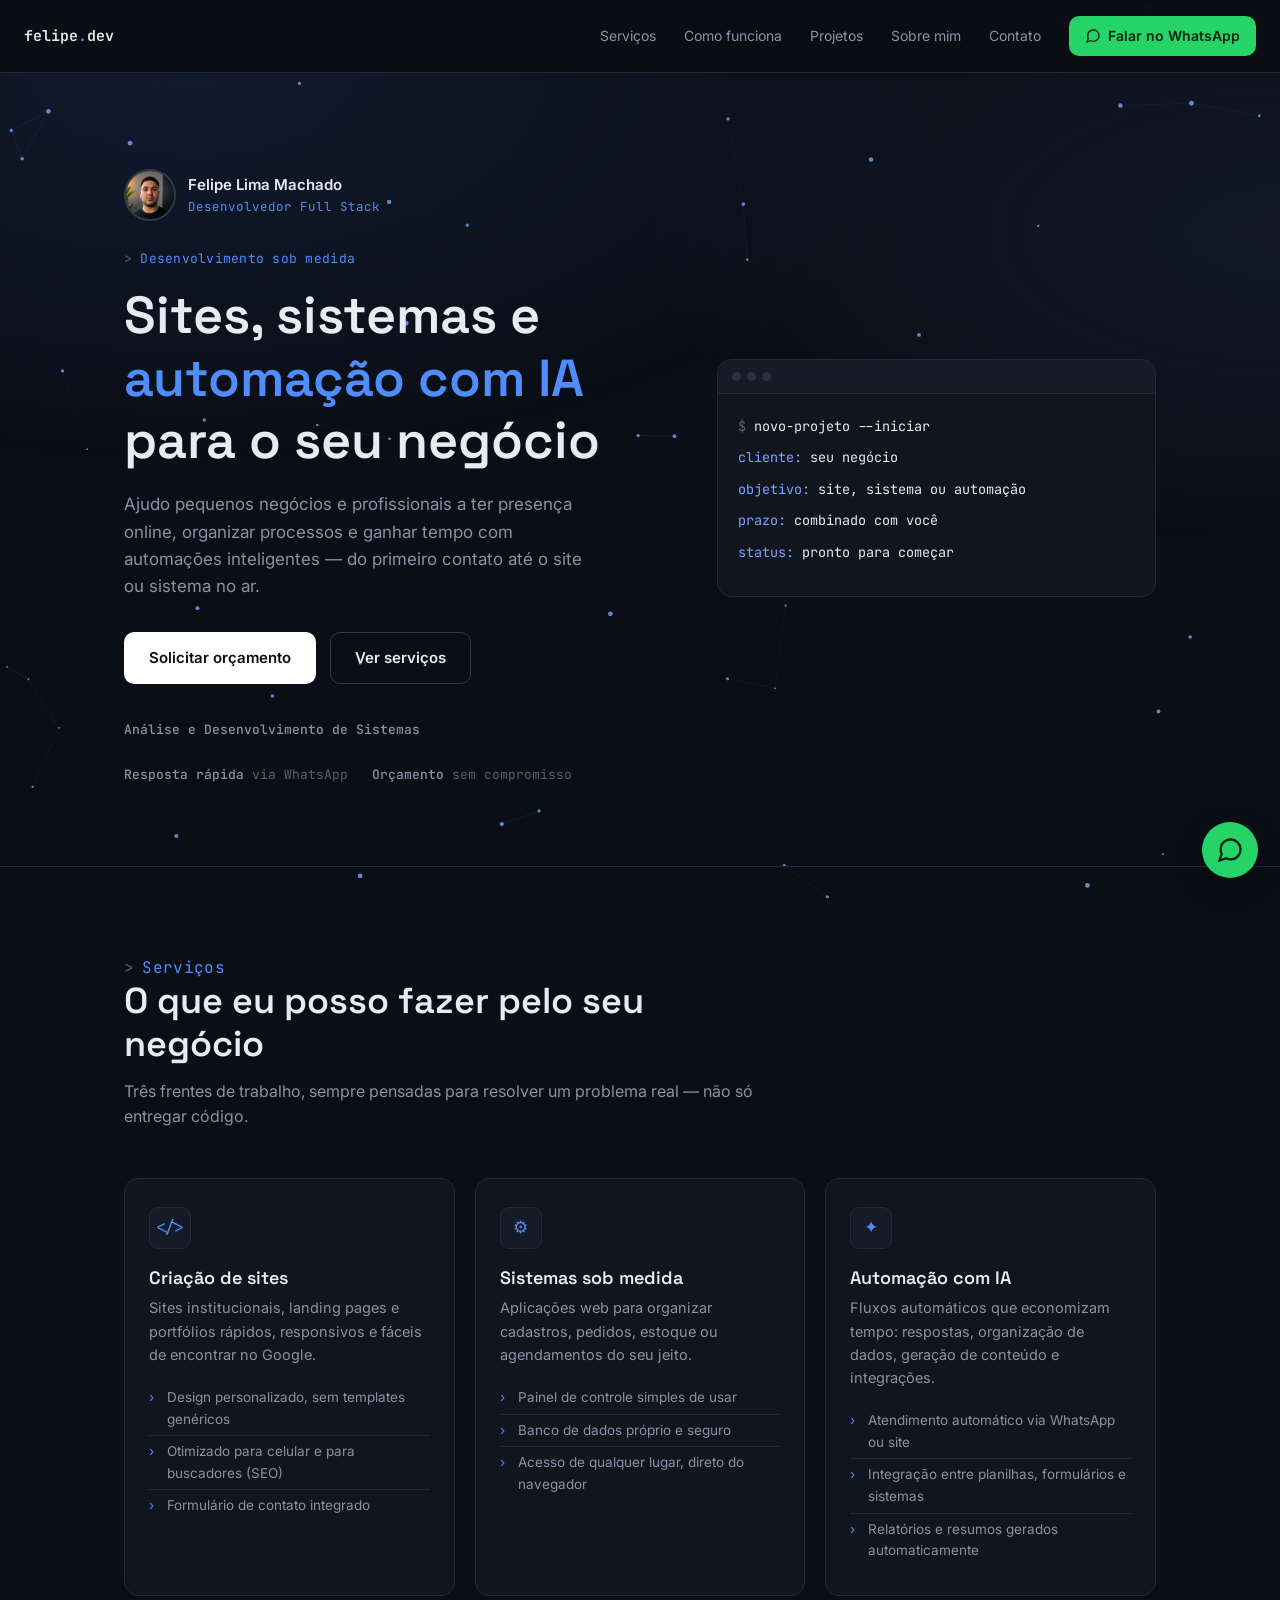
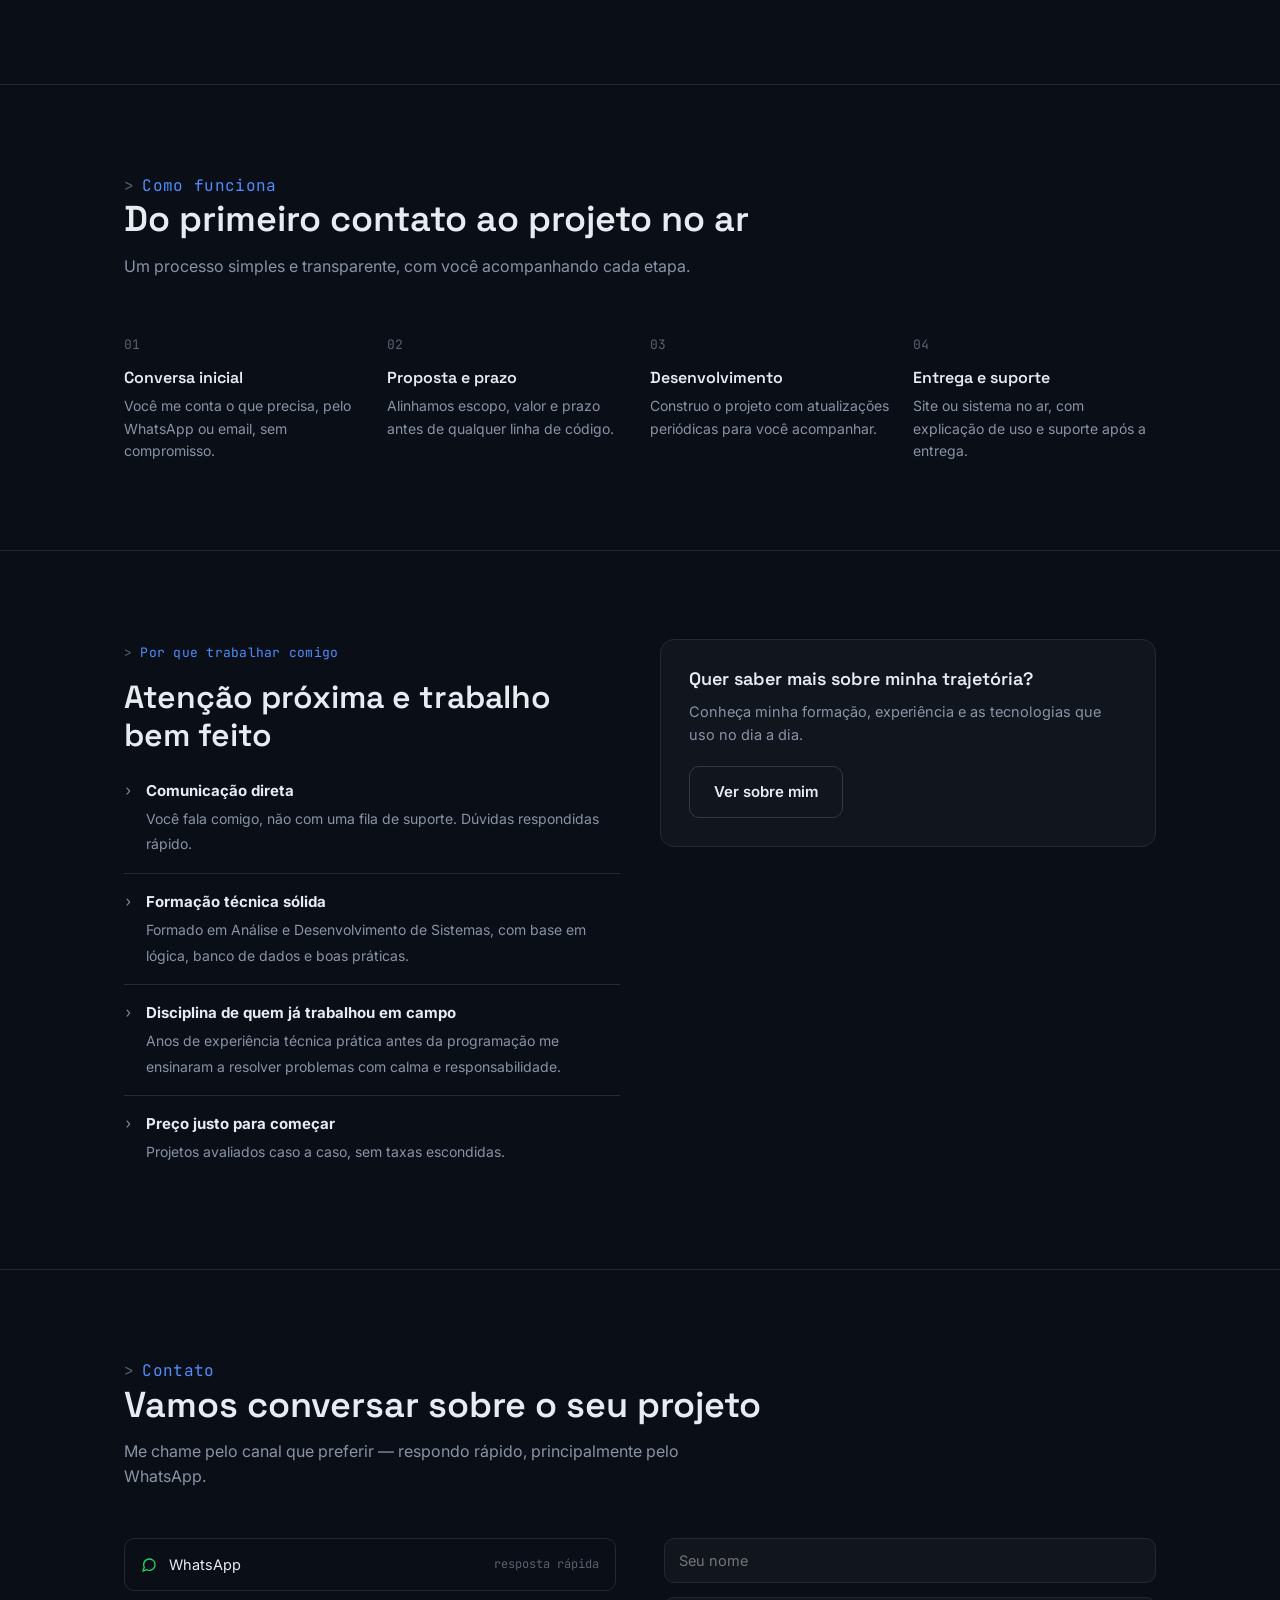
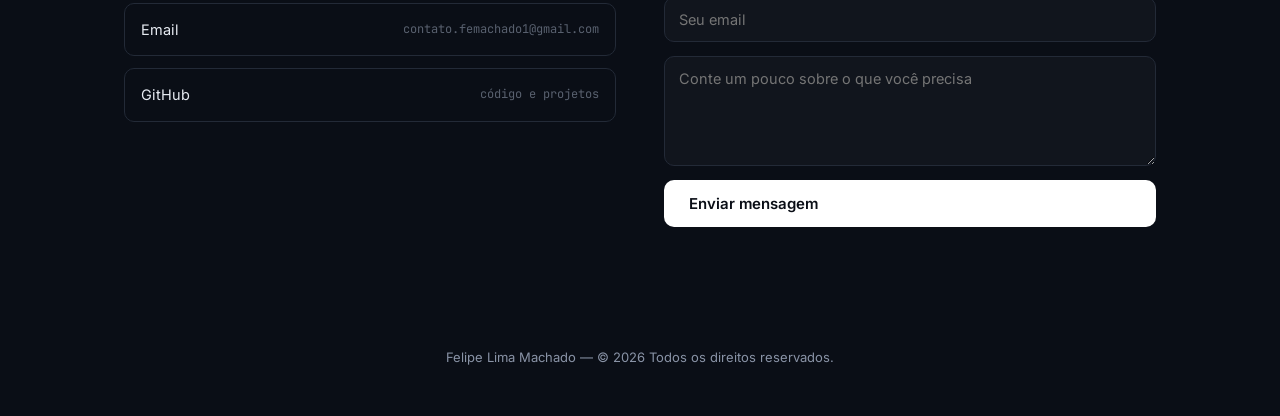
<file: index.html>
<!DOCTYPE html>
<html lang="pt-BR">
<head>
<meta charset="UTF-8">
<meta name="viewport" content="width=device-width, initial-scale=1.0">
<title>Felipe Lima Machado — Sites, sistemas e automação com IA</title>
<meta name="description" content="Desenvolvedor Full Stack criando sites, sistemas sob medida e automações com IA para pequenos negócios. Orçamento sem compromisso.">
<link rel="preconnect" href="https://fonts.googleapis.com">
<link rel="preconnect" href="https://fonts.gstatic.com" crossorigin>
<link href="https://fonts.googleapis.com/css2?family=Space+Grotesk:wght@500;600;700&family=Inter:wght@400;500;600&family=JetBrains+Mono:wght@400;500&display=swap" rel="stylesheet">
<link rel="stylesheet" href="main.css">
</head>
<body>

<canvas id="bgCanvas" aria-hidden="true"></canvas>

<nav class="nav">
  <div class="nav__inner">
    <a href="index.html" class="nav__logo">felipe<span>.</span>dev</a>
    <button class="nav__toggle" id="navToggle" aria-label="Abrir menu" aria-expanded="false">☰</button>
    <div class="nav__links" id="navLinks">
      <a href="#servicos">Serviços</a>
      <a href="#processo">Como funciona</a>
      <a href="projetos.html">Projetos</a>
      <a href="sobre.html">Sobre mim</a>
      <a href="#contato">Contato</a>
      <a href="https://wa.me/5511989954030" class="is-cta" target="_blank" rel="noopener">
        <svg class="whatsapp-icon" viewBox="0 0 24 24" fill="none" stroke="currentColor" stroke-width="2" aria-hidden="true"><path d="M21 11.5a8.38 8.38 0 0 1-.9 3.8 8.5 8.5 0 0 1-7.6 4.7 8.38 8.38 0 0 1-3.8-.9L3 21l1.9-5.7a8.38 8.38 0 0 1-.9-3.8 8.5 8.5 0 0 1 4.7-7.6 8.38 8.38 0 0 1 3.8-.9h.5a8.48 8.48 0 0 1 8 8v.5z"/></svg>
        Falar no WhatsApp
      </a>
    </div>
  </div>
</nav>

<header class="hero" id="home">
  <div class="container hero__grid">
    <div>
      <div class="hero__person">
        <div class="hero__person-photo">
          <img src="profile.jpg" alt="Foto de Felipe Lima Machado">
        </div>
        <div>
          <div class="hero__person-name">Felipe Lima Machado</div>
          <div class="hero__person-role">Desenvolvedor Full Stack</div>
        </div>
      </div>
      <p class="eyebrow">Desenvolvimento sob medida</p>
      <h1>Sites, sistemas e <span class="accent">automação com IA</span> para o seu negócio</h1>
      <p class="hero__lede">
        Ajudo pequenos negócios e profissionais a ter presença online, organizar processos e ganhar tempo
        com automações inteligentes — do primeiro contato até o site ou sistema no ar.
      </p>
      <div class="hero__actions">
        <a href="https://wa.me/5511989954030" class="btn btn--primary" target="_blank" rel="noopener">Solicitar orçamento</a>
        <a href="#servicos" class="btn btn--ghost">Ver serviços</a>
      </div>
      <div class="hero__trust">
        <span><strong>Análise e Desenvolvimento de Sistemas</strong></span>
        <span><strong>Resposta rápida</strong> via WhatsApp</span>
        <span><strong>Orçamento</strong> sem compromisso</span>
      </div>
    </div>

    <div class="hero__panel" aria-hidden="true">
      <div class="hero__panel-bar">
        <span class="hero__panel-dot"></span><span class="hero__panel-dot"></span><span class="hero__panel-dot"></span>
      </div>
      <div class="hero__panel-body">
        <p class="line"><span class="c">$</span> <span class="v">novo-projeto --iniciar</span></p>
        <p class="line"><span class="k">cliente:</span> <span class="v">seu negócio</span></p>
        <p class="line"><span class="k">objetivo:</span> <span class="v">site, sistema ou automação</span></p>
        <p class="line"><span class="k">prazo:</span> <span class="v">combinado com você</span></p>
        <p class="line"><span class="k">status:</span> <span class="v">pronto para começar</span></p>
      </div>
    </div>
  </div>
</header>

<section class="section" id="servicos">
  <div class="container">
    <div class="section__head">
      <p class="eyebrow">Serviços</p>
      <h2>O que eu posso fazer pelo seu negócio</h2>
      <p>Três frentes de trabalho, sempre pensadas para resolver um problema real — não só entregar código.</p>
    </div>

    <div class="services-grid">
      <article class="service-card">
        <div class="service-card__icon">&lt;/&gt;</div>
        <h3>Criação de sites</h3>
        <p>Sites institucionais, landing pages e portfólios rápidos, responsivos e fáceis de encontrar no Google.</p>
        <ul>
          <li>Design personalizado, sem templates genéricos</li>
          <li>Otimizado para celular e para buscadores (SEO)</li>
          <li>Formulário de contato integrado</li>
        </ul>
      </article>

      <article class="service-card">
        <div class="service-card__icon">⚙</div>
        <h3>Sistemas sob medida</h3>
        <p>Aplicações web para organizar cadastros, pedidos, estoque ou agendamentos do seu jeito.</p>
        <ul>
          <li>Painel de controle simples de usar</li>
          <li>Banco de dados próprio e seguro</li>
          <li>Acesso de qualquer lugar, direto do navegador</li>
        </ul>
      </article>

      <article class="service-card">
        <div class="service-card__icon">✦</div>
        <h3>Automação com IA</h3>
        <p>Fluxos automáticos que economizam tempo: respostas, organização de dados, geração de conteúdo e integrações.</p>
        <ul>
          <li>Atendimento automático via WhatsApp ou site</li>
          <li>Integração entre planilhas, formulários e sistemas</li>
          <li>Relatórios e resumos gerados automaticamente</li>
        </ul>
      </article>
    </div>
  </div>
</section>

<section class="section" id="processo">
  <div class="container">
    <div class="section__head">
      <p class="eyebrow">Como funciona</p>
      <h2>Do primeiro contato ao projeto no ar</h2>
      <p>Um processo simples e transparente, com você acompanhando cada etapa.</p>
    </div>

    <div class="process-grid">
      <div class="process-step">
        <div class="process-step__num">01</div>
        <h3>Conversa inicial</h3>
        <p>Você me conta o que precisa, pelo WhatsApp ou email, sem compromisso.</p>
      </div>
      <div class="process-step">
        <div class="process-step__num">02</div>
        <h3>Proposta e prazo</h3>
        <p>Alinhamos escopo, valor e prazo antes de qualquer linha de código.</p>
      </div>
      <div class="process-step">
        <div class="process-step__num">03</div>
        <h3>Desenvolvimento</h3>
        <p>Construo o projeto com atualizações periódicas para você acompanhar.</p>
      </div>
      <div class="process-step">
        <div class="process-step__num">04</div>
        <h3>Entrega e suporte</h3>
        <p>Site ou sistema no ar, com explicação de uso e suporte após a entrega.</p>
      </div>
    </div>
  </div>
</section>

<section class="section" id="porque">
  <div class="container why-grid">
    <div>
      <p class="eyebrow">Por que trabalhar comigo</p>
      <h2 style="font-size: clamp(24px, 3vw, 32px); margin-bottom: 24px;">Atenção próxima e trabalho bem feito</h2>
      <ul class="why-list">
        <li>
          <span class="why-list__mark">›</span>
          <div><strong>Comunicação direta</strong><span>Você fala comigo, não com uma fila de suporte. Dúvidas respondidas rápido.</span></div>
        </li>
        <li>
          <span class="why-list__mark">›</span>
          <div><strong>Formação técnica sólida</strong><span>Formado em Análise e Desenvolvimento de Sistemas, com base em lógica, banco de dados e boas práticas.</span></div>
        </li>
        <li>
          <span class="why-list__mark">›</span>
          <div><strong>Disciplina de quem já trabalhou em campo</strong><span>Anos de experiência técnica prática antes da programação me ensinaram a resolver problemas com calma e responsabilidade.</span></div>
        </li>
        <li>
          <span class="why-list__mark">›</span>
          <div><strong>Preço justo para começar</strong><span>Projetos avaliados caso a caso, sem taxas escondidas.</span></div>
        </li>
      </ul>
    </div>

    <div class="why-cta">
      <h3>Quer saber mais sobre minha trajetória?</h3>
      <p>Conheça minha formação, experiência e as tecnologias que uso no dia a dia.</p>
      <a href="sobre.html" class="btn btn--ghost">Ver sobre mim</a>
    </div>
  </div>
</section>

<section class="section" id="contato" style="border-bottom: none;">
  <div class="container">
    <div class="section__head">
      <p class="eyebrow">Contato</p>
      <h2>Vamos conversar sobre o seu projeto</h2>
      <p>Me chame pelo canal que preferir — respondo rápido, principalmente pelo WhatsApp.</p>
    </div>

    <div class="contact-grid">
      <div class="contact-links">
        <a class="contact-link" href="https://wa.me/5511989954030" target="_blank" rel="noopener">
          <svg class="whatsapp-icon" viewBox="0 0 24 24" fill="none" stroke="#25d366" stroke-width="2" aria-hidden="true"><path d="M21 11.5a8.38 8.38 0 0 1-.9 3.8 8.5 8.5 0 0 1-7.6 4.7 8.38 8.38 0 0 1-3.8-.9L3 21l1.9-5.7a8.38 8.38 0 0 1-.9-3.8 8.5 8.5 0 0 1 4.7-7.6 8.38 8.38 0 0 1 3.8-.9h.5a8.48 8.48 0 0 1 8 8v.5z"/></svg>
          WhatsApp <span class="tag">resposta rápida</span>
        </a>
        <a class="contact-link" href="mailto:contato.femachado1@gmail.com">
          Email <span class="tag">contato.femachado1@gmail.com</span>
        </a>
        <a class="contact-link" href="https://github.com/Theprofelipe" target="_blank" rel="noopener">
          GitHub <span class="tag">código e projetos</span>
        </a>
      </div>

      <form class="form" id="contactForm">
        <input type="text" name="nome" placeholder="Seu nome" required>
        <input type="email" name="email" placeholder="Seu email" required>
        <textarea name="mensagem" placeholder="Conte um pouco sobre o que você precisa" required></textarea>
        <button type="submit" class="btn btn--primary">Enviar mensagem</button>
      </form>
    </div>
  </div>
</section>

<footer class="footer">
  <p>Felipe Lima Machado — © <span id="year"></span> Todos os direitos reservados.</p>
</footer>

<a href="https://wa.me/5511989954030" class="whatsapp-float" target="_blank" rel="noopener" aria-label="Falar no WhatsApp">
  <svg viewBox="0 0 24 24" fill="none" stroke="currentColor" stroke-width="2" aria-hidden="true"><path d="M21 11.5a8.38 8.38 0 0 1-.9 3.8 8.5 8.5 0 0 1-7.6 4.7 8.38 8.38 0 0 1-3.8-.9L3 21l1.9-5.7a8.38 8.38 0 0 1-.9-3.8 8.5 8.5 0 0 1 4.7-7.6 8.38 8.38 0 0 1 3.8-.9h.5a8.48 8.48 0 0 1 8 8v.5z"/></svg>
</a>

<script src="main.js"></script>
</body>
</html>
</file>
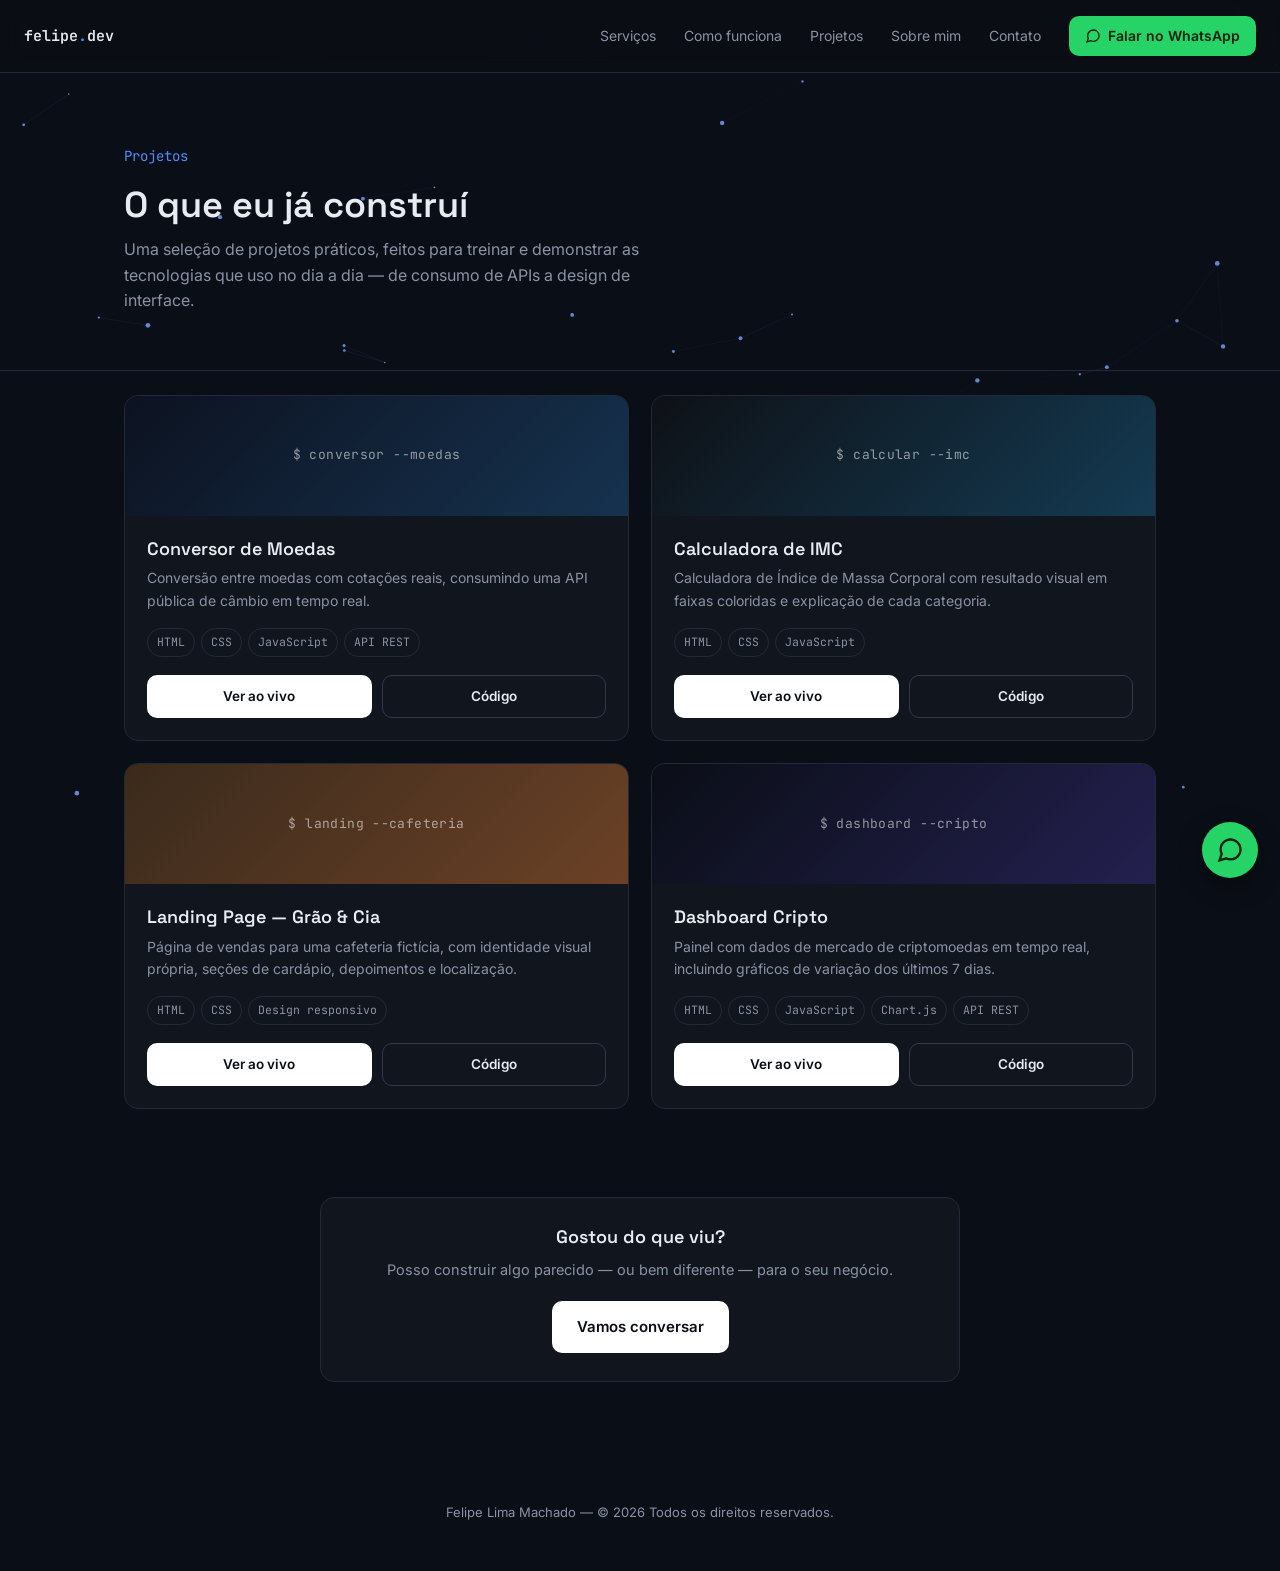
<file: projetos.html>
<!DOCTYPE html>
<html lang="pt-BR">
<head>
<meta charset="UTF-8">
<meta name="viewport" content="width=device-width, initial-scale=1.0">
<title>Projetos — Felipe Lima Machado</title>
<meta name="description" content="Projetos desenvolvidos por Felipe Lima Machado: conversor de moedas, calculadora de IMC, landing page e dashboard com dados em tempo real.">
<link rel="preconnect" href="https://fonts.googleapis.com">
<link rel="preconnect" href="https://fonts.gstatic.com" crossorigin>
<link href="https://fonts.googleapis.com/css2?family=Space+Grotesk:wght@500;600;700&family=Inter:wght@400;500;600&family=JetBrains+Mono:wght@400;500&display=swap" rel="stylesheet">
<link rel="stylesheet" href="main.css">
</head>
<body>

<canvas id="bgCanvas" aria-hidden="true"></canvas>

<nav class="nav">
  <div class="nav__inner">
    <a href="index.html" class="nav__logo">felipe<span>.</span>dev</a>
    <button class="nav__toggle" id="navToggle" aria-label="Abrir menu" aria-expanded="false">☰</button>
    <div class="nav__links" id="navLinks">
      <a href="index.html#servicos">Serviços</a>
      <a href="index.html#processo">Como funciona</a>
      <a href="projetos.html">Projetos</a>
      <a href="sobre.html">Sobre mim</a>
      <a href="index.html#contato">Contato</a>
      <a href="https://wa.me/5511989954030" class="is-cta" target="_blank" rel="noopener">
        <svg class="whatsapp-icon" viewBox="0 0 24 24" fill="none" stroke="currentColor" stroke-width="2" aria-hidden="true"><path d="M21 11.5a8.38 8.38 0 0 1-.9 3.8 8.5 8.5 0 0 1-7.6 4.7 8.38 8.38 0 0 1-3.8-.9L3 21l1.9-5.7a8.38 8.38 0 0 1-.9-3.8 8.5 8.5 0 0 1 4.7-7.6 8.38 8.38 0 0 1 3.8-.9h.5a8.48 8.48 0 0 1 8 8v.5z"/></svg>
        Falar no WhatsApp
      </a>
    </div>
  </div>
</nav>

<header class="about-hero" style="padding-bottom: 40px;">
  <div class="container">
    <p class="about-hero__role">Projetos</p>
    <h1>O que eu já construí</h1>
    <p style="max-width: 560px; margin-top: 10px;">
      Uma seleção de projetos práticos, feitos para treinar e demonstrar as tecnologias que uso no dia a dia —
      de consumo de APIs a design de interface.
    </p>
  </div>
</header>

<section class="section" style="border-bottom: none; padding-top: 24px;">
  <div class="container">
    <div class="projects-grid">

      <article class="project-card">
        <div class="project-card__thumb" style="background: linear-gradient(135deg, #0c1220, #16324f);">$ conversor --moedas</div>
        <div class="project-card__body">
          <h3>Conversor de Moedas</h3>
          <p>Conversão entre moedas com cotações reais, consumindo uma API pública de câmbio em tempo real.</p>
          <div class="project-card__tags">
            <span>HTML</span><span>CSS</span><span>JavaScript</span><span>API REST</span>
          </div>
          <div class="project-card__actions">
            <a href="https://conversor-moedas-blue.vercel.app/" target="_blank" rel="noopener" class="btn btn--primary">Ver ao vivo</a>
            <a href="https://github.com/Theprofelipe/conversor-moedas" target="_blank" rel="noopener" class="btn btn--ghost">Código</a>
          </div>
        </div>
      </article>

      <article class="project-card">
        <div class="project-card__thumb" style="background: linear-gradient(135deg, #0e1116, #143a52);">$ calcular --imc</div>
        <div class="project-card__body">
          <h3>Calculadora de IMC</h3>
          <p>Calculadora de Índice de Massa Corporal com resultado visual em faixas coloridas e explicação de cada categoria.</p>
          <div class="project-card__tags">
            <span>HTML</span><span>CSS</span><span>JavaScript</span>
          </div>
          <div class="project-card__actions">
            <a href="https://calculadora-imc-henna-one.vercel.app/" target="_blank" rel="noopener" class="btn btn--primary">Ver ao vivo</a>
            <a href="https://github.com/Theprofelipe/calculadora-imc" target="_blank" rel="noopener" class="btn btn--ghost">Código</a>
          </div>
        </div>
      </article>

      <article class="project-card">
        <div class="project-card__thumb" style="background: linear-gradient(135deg, #3a2a1c, #6b4126);">$ landing --cafeteria</div>
        <div class="project-card__body">
          <h3>Landing Page — Grão &amp; Cia</h3>
          <p>Página de vendas para uma cafeteria fictícia, com identidade visual própria, seções de cardápio, depoimentos e localização.</p>
          <div class="project-card__tags">
            <span>HTML</span><span>CSS</span><span>Design responsivo</span>
          </div>
          <div class="project-card__actions">
            <a href="https://cafeteria-landing-six.vercel.app/" target="_blank" rel="noopener" class="btn btn--primary">Ver ao vivo</a>
            <a href="https://github.com/Theprofelipe/cafeteria-landing" target="_blank" rel="noopener" class="btn btn--ghost">Código</a>
          </div>
        </div>
      </article>

      <article class="project-card">
        <div class="project-card__thumb" style="background: linear-gradient(135deg, #0a0e16, #23204f);">$ dashboard --cripto</div>
        <div class="project-card__body">
          <h3>Dashboard Cripto</h3>
          <p>Painel com dados de mercado de criptomoedas em tempo real, incluindo gráficos de variação dos últimos 7 dias.</p>
          <div class="project-card__tags">
            <span>HTML</span><span>CSS</span><span>JavaScript</span><span>Chart.js</span><span>API REST</span>
          </div>
          <div class="project-card__actions">
            <a href="https://dashboard-cripto-eight.vercel.app/" target="_blank" rel="noopener" class="btn btn--primary">Ver ao vivo</a>
            <a href="https://github.com/Theprofelipe/dashboard-cripto" target="_blank" rel="noopener" class="btn btn--ghost">Código</a>
          </div>
        </div>
      </article>

    </div>
  </div>
</section>

<section class="section" style="border-bottom: none; padding-top: 0;">
  <div class="container why-cta" style="max-width: 640px; text-align: center; margin: 0 auto;">
    <h3>Gostou do que viu?</h3>
    <p>Posso construir algo parecido — ou bem diferente — para o seu negócio.</p>
    <a href="index.html#contato" class="btn btn--primary">Vamos conversar</a>
  </div>
</section>

<a href="https://wa.me/5511989954030" class="whatsapp-float" target="_blank" rel="noopener" aria-label="Falar no WhatsApp">
  <svg viewBox="0 0 24 24" fill="none" stroke="currentColor" stroke-width="2" aria-hidden="true"><path d="M21 11.5a8.38 8.38 0 0 1-.9 3.8 8.5 8.5 0 0 1-7.6 4.7 8.38 8.38 0 0 1-3.8-.9L3 21l1.9-5.7a8.38 8.38 0 0 1-.9-3.8 8.5 8.5 0 0 1 4.7-7.6 8.38 8.38 0 0 1 3.8-.9h.5a8.48 8.48 0 0 1 8 8v.5z"/></svg>
</a>

<footer class="footer">
  <p>Felipe Lima Machado — © <span id="year"></span> Todos os direitos reservados.</p>
</footer>

<script src="main.js"></script>
</body>
</html>
</file>
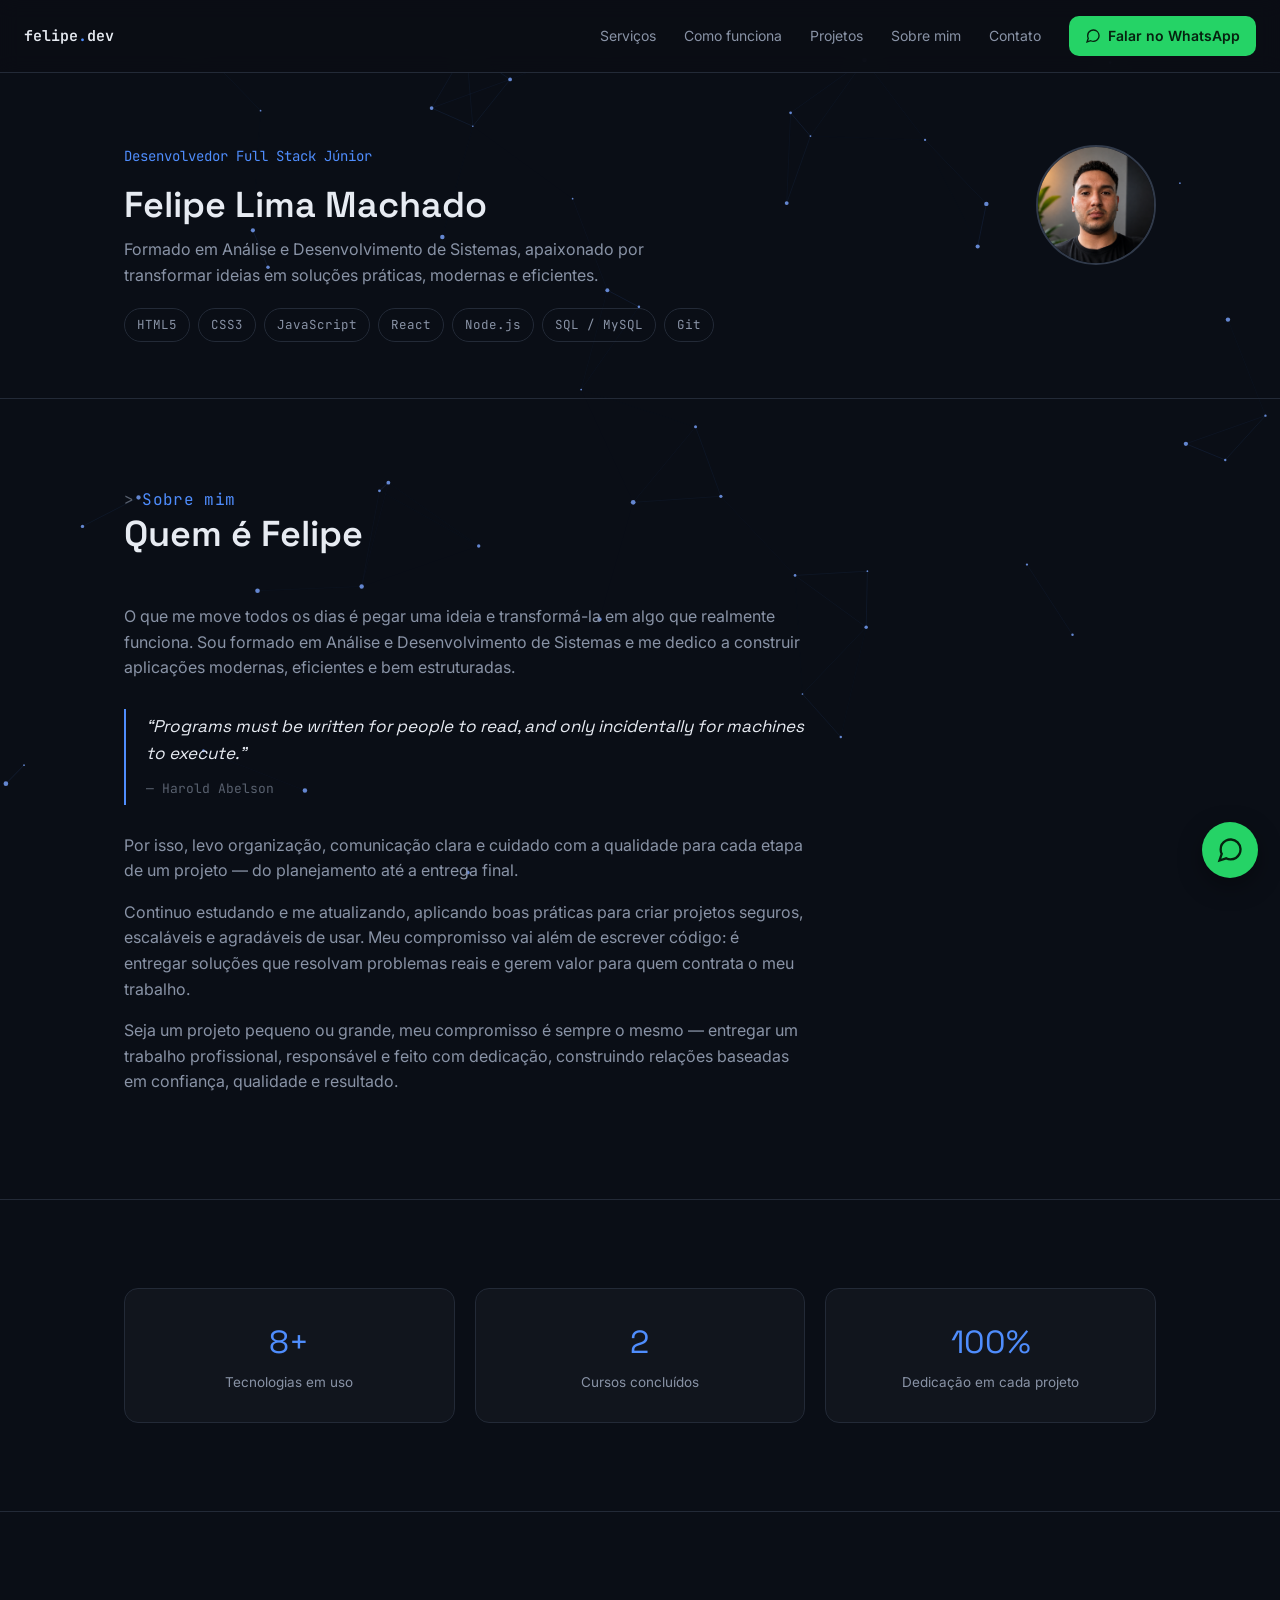
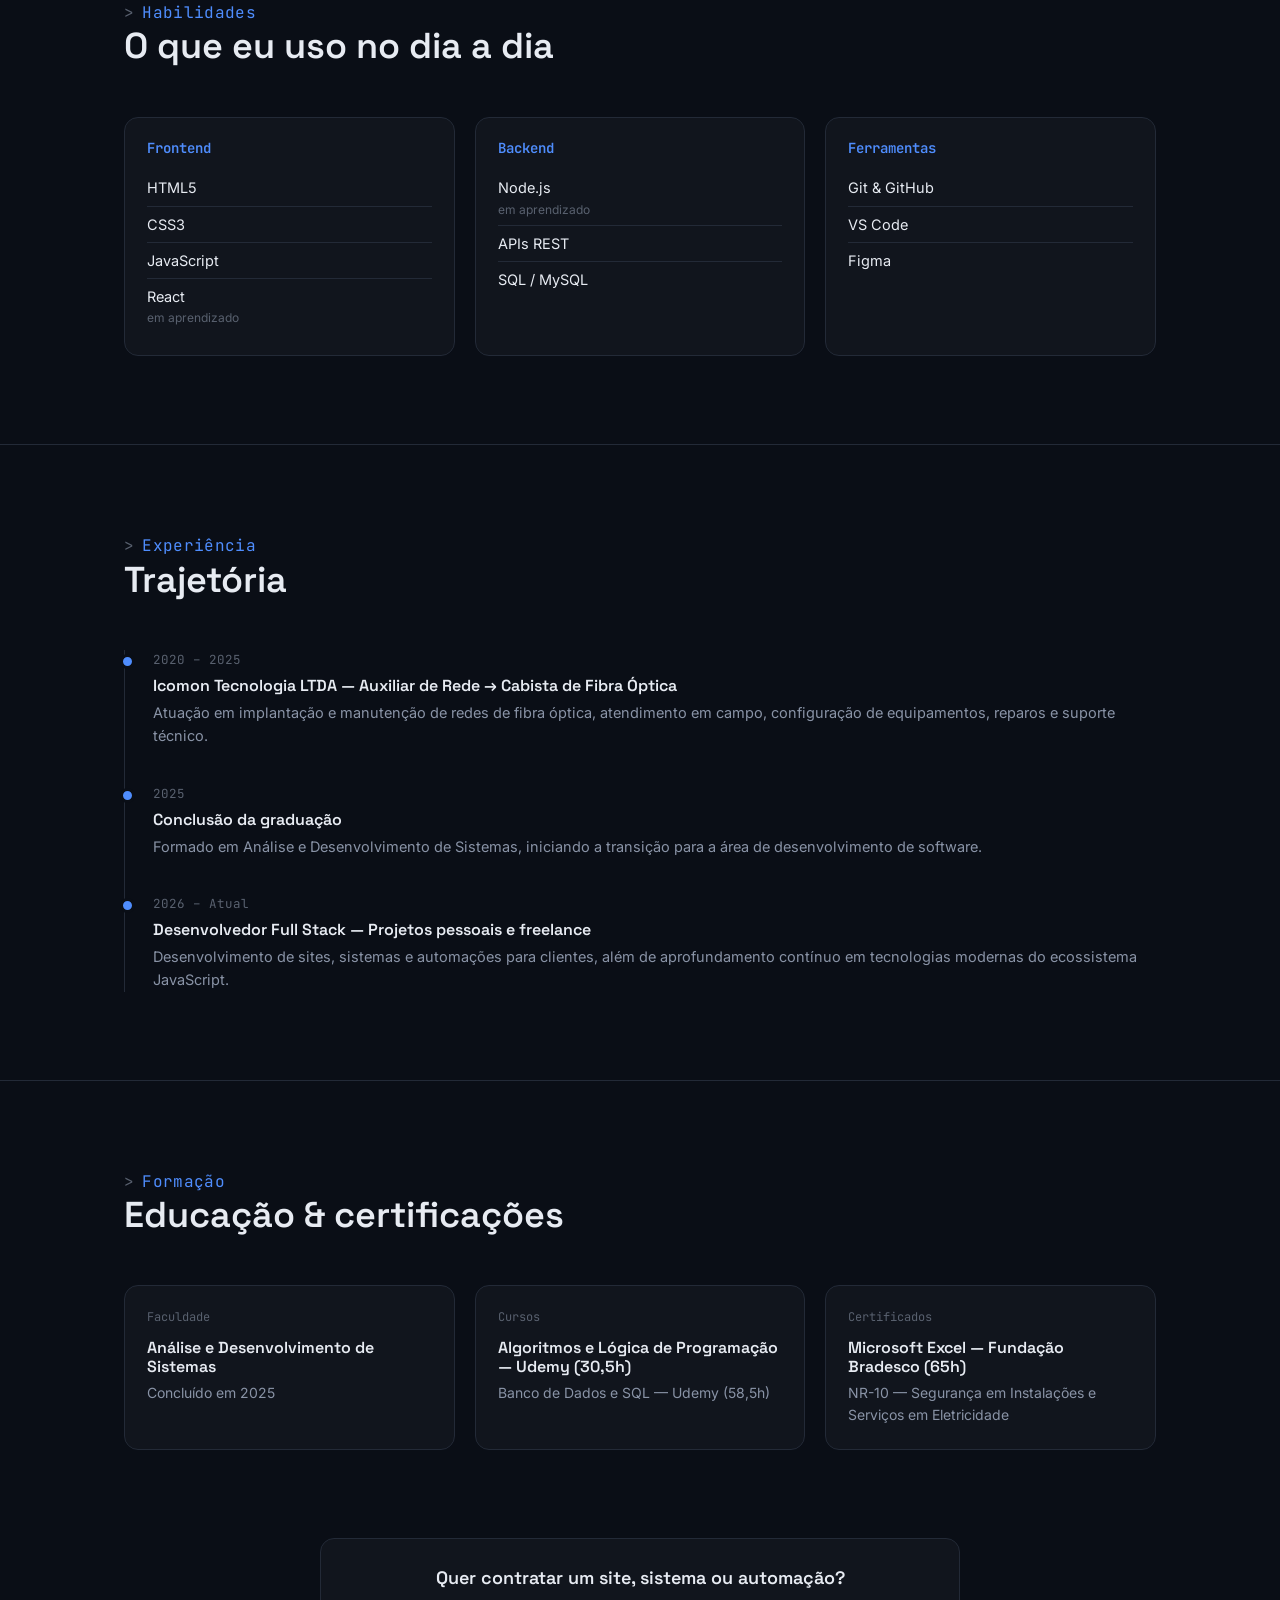
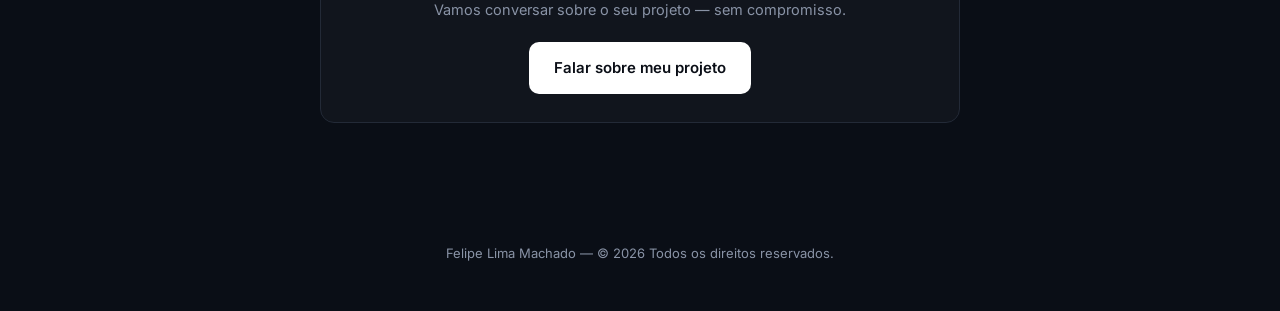
<file: sobre.html>
<!DOCTYPE html>
<html lang="pt-BR">
<head>
<meta charset="UTF-8">
<meta name="viewport" content="width=device-width, initial-scale=1.0">
<title>Sobre — Felipe Lima Machado</title>
<meta name="description" content="Conheça a trajetória de Felipe Lima Machado: formação, experiência e habilidades como Desenvolvedor Full Stack.">
<link rel="preconnect" href="https://fonts.googleapis.com">
<link rel="preconnect" href="https://fonts.gstatic.com" crossorigin>
<link href="https://fonts.googleapis.com/css2?family=Space+Grotesk:wght@500;600;700&family=Inter:wght@400;500;600&family=JetBrains+Mono:wght@400;500&display=swap" rel="stylesheet">
<link rel="stylesheet" href="main.css">
</head>
<body>

<canvas id="bgCanvas" aria-hidden="true"></canvas>

<nav class="nav">
  <div class="nav__inner">
    <a href="index.html" class="nav__logo">felipe<span>.</span>dev</a>
    <button class="nav__toggle" id="navToggle" aria-label="Abrir menu" aria-expanded="false">☰</button>
    <div class="nav__links" id="navLinks">
      <a href="index.html#servicos">Serviços</a>
      <a href="index.html#processo">Como funciona</a>
      <a href="projetos.html">Projetos</a>
      <a href="#sobre">Sobre mim</a>
      <a href="index.html#contato">Contato</a>
      <a href="https://wa.me/5511989954030" class="is-cta" target="_blank" rel="noopener">
        <svg class="whatsapp-icon" viewBox="0 0 24 24" fill="none" stroke="currentColor" stroke-width="2" aria-hidden="true"><path d="M21 11.5a8.38 8.38 0 0 1-.9 3.8 8.5 8.5 0 0 1-7.6 4.7 8.38 8.38 0 0 1-3.8-.9L3 21l1.9-5.7a8.38 8.38 0 0 1-.9-3.8 8.5 8.5 0 0 1 4.7-7.6 8.38 8.38 0 0 1 3.8-.9h.5a8.48 8.48 0 0 1 8 8v.5z"/></svg>
        Falar no WhatsApp
      </a>
    </div>
  </div>
</nav>

<header class="about-hero" id="sobre">
  <div class="container about-hero__grid">
    <div>
      <p class="about-hero__role">Desenvolvedor Full Stack Júnior</p>
      <h1>Felipe Lima Machado</h1>
      <p style="max-width: 560px; margin-top: 10px;">
        Formado em Análise e Desenvolvimento de Sistemas, apaixonado por transformar ideias em soluções
        práticas, modernas e eficientes.
      </p>
      <div class="tags">
        <span class="tag-pill">HTML5</span>
        <span class="tag-pill">CSS3</span>
        <span class="tag-pill">JavaScript</span>
        <span class="tag-pill">React</span>
        <span class="tag-pill">Node.js</span>
        <span class="tag-pill">SQL / MySQL</span>
        <span class="tag-pill">Git</span>
      </div>
    </div>
    <div class="about-hero__photo">
      <img src="profile.jpg" alt="Foto de Felipe Lima Machado">
    </div>
  </div>
</header>

<section class="section" id="numeros">
  <div class="container">
    <div class="section__head">
      <p class="eyebrow">Sobre mim</p>
      <h2>Quem é Felipe</h2>
    </div>

    <div style="max-width: 680px;">
      <p>
        O que me move todos os dias é pegar uma ideia e transformá-la em algo que realmente funciona.
        Sou formado em Análise e Desenvolvimento de Sistemas e me dedico a construir aplicações modernas,
        eficientes e bem estruturadas.
      </p>

      <blockquote class="quote-block">
        <p>“Programs must be written for people to read, and only incidentally for machines to execute.”</p>
        <cite>— Harold Abelson</cite>
      </blockquote>

      <p>
        Por isso, levo organização, comunicação clara e cuidado com a qualidade para cada etapa de um
        projeto — do planejamento até a entrega final.
      </p>

      <p>
        Continuo estudando e me atualizando, aplicando boas práticas para criar projetos seguros, escaláveis
        e agradáveis de usar. Meu compromisso vai além de escrever código: é entregar soluções que resolvam
        problemas reais e gerem valor para quem contrata o meu trabalho.
      </p>

      <p>
        Seja um projeto pequeno ou grande, meu compromisso é sempre o mesmo — entregar um trabalho
        profissional, responsável e feito com dedicação, construindo relações baseadas em confiança,
        qualidade e resultado.
      </p>
    </div>
  </div>
</section>

<section class="section" id="numeros-stats">
  <div class="container">
    <div class="stats-grid">
      <div class="stat-card">
        <div class="stat-card__num">8+</div>
        <div class="stat-card__label">Tecnologias em uso</div>
      </div>
      <div class="stat-card">
        <div class="stat-card__num">2</div>
        <div class="stat-card__label">Cursos concluídos</div>
      </div>
      <div class="stat-card">
        <div class="stat-card__num">100%</div>
        <div class="stat-card__label">Dedicação em cada projeto</div>
      </div>
    </div>
  </div>
</section>

<section class="section" id="habilidades">
  <div class="container">
    <div class="section__head">
      <p class="eyebrow">Habilidades</p>
      <h2>O que eu uso no dia a dia</h2>
    </div>

    <div class="skills-grid">
      <div class="skill-card">
        <h3>Frontend</h3>
        <ul>
          <li>HTML5</li>
          <li>CSS3</li>
          <li>JavaScript</li>
          <li>React <small>em aprendizado</small></li>
        </ul>
      </div>
      <div class="skill-card">
        <h3>Backend</h3>
        <ul>
          <li>Node.js <small>em aprendizado</small></li>
          <li>APIs REST</li>
          <li>SQL / MySQL</li>
        </ul>
      </div>
      <div class="skill-card">
        <h3>Ferramentas</h3>
        <ul>
          <li>Git &amp; GitHub</li>
          <li>VS Code</li>
          <li>Figma</li>
        </ul>
      </div>
    </div>
  </div>
</section>

<section class="section" id="experiencia">
  <div class="container">
    <div class="section__head">
      <p class="eyebrow">Experiência</p>
      <h2>Trajetória</h2>
    </div>

    <div class="timeline">
      <div class="timeline-item">
        <div class="timeline-item__date">2020 – 2025</div>
        <h3>Icomon Tecnologia LTDA — Auxiliar de Rede → Cabista de Fibra Óptica</h3>
        <p>Atuação em implantação e manutenção de redes de fibra óptica, atendimento em campo, configuração de equipamentos, reparos e suporte técnico.</p>
      </div>
      <div class="timeline-item">
        <div class="timeline-item__date">2025</div>
        <h3>Conclusão da graduação</h3>
        <p>Formado em Análise e Desenvolvimento de Sistemas, iniciando a transição para a área de desenvolvimento de software.</p>
      </div>
      <div class="timeline-item">
        <div class="timeline-item__date">2026 – Atual</div>
        <h3>Desenvolvedor Full Stack — Projetos pessoais e freelance</h3>
        <p>Desenvolvimento de sites, sistemas e automações para clientes, além de aprofundamento contínuo em tecnologias modernas do ecossistema JavaScript.</p>
      </div>
    </div>
  </div>
</section>

<section class="section" id="formacao" style="border-bottom: none;">
  <div class="container">
    <div class="section__head">
      <p class="eyebrow">Formação</p>
      <h2>Educação &amp; certificações</h2>
    </div>

    <div class="edu-grid">
      <div class="edu-card">
        <div class="edu-card__label">Faculdade</div>
        <h3>Análise e Desenvolvimento de Sistemas</h3>
        <p>Concluído em 2025</p>
      </div>
      <div class="edu-card">
        <div class="edu-card__label">Cursos</div>
        <h3>Algoritmos e Lógica de Programação — Udemy (30,5h)</h3>
        <p>Banco de Dados e SQL — Udemy (58,5h)</p>
      </div>
      <div class="edu-card">
        <div class="edu-card__label">Certificados</div>
        <h3>Microsoft Excel — Fundação Bradesco (65h)</h3>
        <p>NR-10 — Segurança em Instalações e Serviços em Eletricidade</p>
      </div>
    </div>
  </div>
</section>

<section class="section" style="border-bottom: none; padding-top: 0;">
  <div class="container why-cta" style="max-width: 640px; text-align: center; margin: 0 auto;">
    <h3>Quer contratar um site, sistema ou automação?</h3>
    <p>Vamos conversar sobre o seu projeto — sem compromisso.</p>
    <a href="index.html#contato" class="btn btn--primary">Falar sobre meu projeto</a>
  </div>
</section>

<footer class="footer">
  <p>Felipe Lima Machado — © <span id="year"></span> Todos os direitos reservados.</p>
</footer>

<a href="https://wa.me/5511989954030" class="whatsapp-float" target="_blank" rel="noopener" aria-label="Falar no WhatsApp">
  <svg viewBox="0 0 24 24" fill="none" stroke="currentColor" stroke-width="2" aria-hidden="true"><path d="M21 11.5a8.38 8.38 0 0 1-.9 3.8 8.5 8.5 0 0 1-7.6 4.7 8.38 8.38 0 0 1-3.8-.9L3 21l1.9-5.7a8.38 8.38 0 0 1-.9-3.8 8.5 8.5 0 0 1 4.7-7.6 8.38 8.38 0 0 1 3.8-.9h.5a8.48 8.48 0 0 1 8 8v.5z"/></svg>
</a>

<script src="main.js"></script>
</body>
</html>
</file>
<file: main.css>
/* ===================================================================
   Felipe Lima Machado — main.css
   Tema: base "terminal/dev" com tipografia legível para negócios
   =================================================================== */

:root {
  --bg: #0a0e16;
  --surface: #11151d;
  --surface-alt: #161c27;
  --border: #232a37;
  --border-strong: #313a4a;

  --text: #e7ebf2;
  --text-muted: #8993a6;
  --text-faint: #59616f;

  --accent: #4f8dfd;
  --accent-dark: #14315e;
  --accent-2: #7aa5ff;
  --whatsapp: #25d366;
  --whatsapp-dark: #0e5c34;

  --font-display: 'Space Grotesk', 'Segoe UI', sans-serif;
  --font-body: 'Inter', 'Segoe UI', sans-serif;
  --font-mono: 'JetBrains Mono', ui-monospace, 'Fira Code', monospace;

  --radius: 10px;
  --container: 1080px;
}

* { box-sizing: border-box; }

html { scroll-behavior: smooth; }

#bgCanvas {
  position: fixed;
  inset: 0;
  width: 100%;
  height: 100%;
  z-index: -1;
  pointer-events: none;
}

body {
  margin: 0;
  background: var(--bg);
  color: var(--text);
  font-family: var(--font-body);
  line-height: 1.6;
  -webkit-font-smoothing: antialiased;
}

img { max-width: 100%; display: block; }

a { color: inherit; text-decoration: none; }

h1, h2, h3 {
  font-family: var(--font-display);
  font-weight: 600;
  line-height: 1.2;
  margin: 0;
}

p { margin: 0 0 1rem; color: var(--text-muted); }

.container {
  max-width: var(--container);
  margin: 0 auto;
  padding: 0 24px;
}

.eyebrow {
  display: inline-flex;
  align-items: center;
  gap: 8px;
  font-family: var(--font-mono);
  font-size: 13px;
  color: var(--accent);
  letter-spacing: 0.02em;
  margin-bottom: 14px;
}

.eyebrow::before { content: '>'; color: var(--text-faint); }

.section {
  padding: 88px 0;
  border-bottom: 1px solid var(--border);
}

.section__head {
  max-width: 640px;
  margin: 0 0 48px;
}

.section__head h2 {
  font-size: clamp(26px, 3.4vw, 36px);
  margin-bottom: 12px;
}

.section__head p { font-size: 16px; margin: 0; }

/* ---------- buttons ---------- */

.btn {
  display: inline-flex;
  align-items: center;
  gap: 8px;
  padding: 13px 24px;
  border-radius: var(--radius);
  font-family: var(--font-body);
  font-weight: 600;
  font-size: 15px;
  border: 1px solid transparent;
  cursor: pointer;
  transition: transform 120ms ease, background 120ms ease, border-color 120ms ease;
}

.btn:hover { transform: translateY(-1px); }

.btn--primary {
  background: #ffffff;
  color: var(--bg);
}
.btn--primary:hover { background: #d9e3f5; }

.btn--ghost {
  background: transparent;
  border-color: var(--border-strong);
  color: var(--text);
}
.btn--ghost:hover { border-color: var(--accent); color: var(--accent); }

.btn--whatsapp {
  background: var(--whatsapp);
  color: #06210f;
}
.btn--whatsapp:hover { background: #35e07d; }

.whatsapp-icon {
  width: 16px;
  height: 16px;
  flex-shrink: 0;
}

.whatsapp-float {
  position: fixed;
  right: 22px;
  bottom: 22px;
  z-index: 50;
  width: 56px;
  height: 56px;
  border-radius: 50%;
  background: var(--whatsapp);
  display: flex;
  align-items: center;
  justify-content: center;
  box-shadow: 0 8px 24px rgba(0, 0, 0, 0.35);
  transition: transform 150ms ease, background 150ms ease;
}

.whatsapp-float:hover { background: #35e07d; transform: translateY(-2px) scale(1.04); }

.whatsapp-float svg {
  width: 28px;
  height: 28px;
  color: #06210f;
}

@media (max-width: 560px) {
  .whatsapp-float { right: 16px; bottom: 16px; width: 50px; height: 50px; }
  .whatsapp-float svg { width: 24px; height: 24px; }
}

/* ---------- navbar ---------- */

.nav {
  position: sticky;
  top: 0;
  z-index: 40;
  background: rgba(11, 14, 20, 0.85);
  backdrop-filter: blur(10px);
  border-bottom: 1px solid var(--border);
}

.nav__inner {
  display: flex;
  align-items: center;
  justify-content: space-between;
  padding: 16px 24px;
}

.nav__logo {
  font-family: var(--font-mono);
  font-weight: 600;
  font-size: 15px;
  color: var(--text);
}
.nav__logo span { color: var(--accent); }

.nav__links {
  display: flex;
  align-items: center;
  gap: 28px;
  font-size: 14px;
  color: var(--text-muted);
}

.nav__links a:hover { color: var(--text); }

.nav__links a.is-cta {
  display: inline-flex;
  align-items: center;
  gap: 7px;
  color: #06210f;
  background: var(--whatsapp);
  padding: 9px 16px;
  border-radius: var(--radius);
  font-weight: 600;
}
.nav__links a.is-cta:hover { background: #35e07d; color: #06210f; }

.nav__toggle {
  display: none;
  background: none;
  border: 1px solid var(--border-strong);
  border-radius: 6px;
  color: var(--text);
  width: 38px;
  height: 38px;
  font-size: 18px;
  cursor: pointer;
}

@media (max-width: 760px) {
  .nav__toggle { display: block; }
  .nav__links {
    position: absolute;
    top: 100%;
    left: 0;
    right: 0;
    flex-direction: column;
    align-items: stretch;
    gap: 0;
    background: var(--surface);
    border-bottom: 1px solid var(--border);
    max-height: 0;
    overflow: hidden;
    transition: max-height 200ms ease;
  }
  .nav__links.is-open { max-height: 400px; }
  .nav__links a {
    padding: 14px 24px;
    border-bottom: 1px solid var(--border);
  }
  .nav__links a.is-cta { margin: 12px 24px; text-align: center; }
}

/* ---------- hero ---------- */

.hero {
  padding: 96px 0 80px;
  border-bottom: 1px solid var(--border);
  background:
    radial-gradient(ellipse 60% 50% at 15% 0%, rgba(79, 141, 253, 0.10), transparent),
    radial-gradient(ellipse 50% 40% at 100% 20%, rgba(122, 165, 255, 0.08), transparent);
}

.hero__grid {
  display: grid;
  grid-template-columns: 1.1fr 0.9fr;
  gap: 56px;
  align-items: center;
}

.hero__person {
  display: flex;
  align-items: center;
  gap: 12px;
  margin-bottom: 24px;
}

.hero__person-photo {
  width: 52px;
  height: 52px;
  border-radius: 50%;
  border: 2px solid var(--border-strong);
  overflow: hidden;
  flex-shrink: 0;
}
.hero__person-photo img { width: 100%; height: 100%; object-fit: cover; }

.hero__person-name { font-weight: 600; font-size: 15px; color: var(--text); }
.hero__person-role { font-family: var(--font-mono); font-size: 12.5px; color: var(--accent); }

.hero h1 {
  font-size: clamp(32px, 4.6vw, 52px);
  margin-bottom: 20px;
}

.hero h1 .accent { color: var(--accent); }

.hero__lede {
  font-size: 17px;
  max-width: 480px;
  margin-bottom: 32px;
}

.hero__actions {
  display: flex;
  gap: 14px;
  flex-wrap: wrap;
  margin-bottom: 36px;
}

.hero__trust {
  display: flex;
  gap: 24px;
  flex-wrap: wrap;
  font-family: var(--font-mono);
  font-size: 13px;
  color: var(--text-faint);
}

.hero__trust strong { color: var(--text-muted); font-weight: 500; }

.hero__panel {
  background: var(--surface);
  border: 1px solid var(--border);
  border-radius: 14px;
  overflow: hidden;
}

.hero__panel-bar {
  display: flex;
  gap: 6px;
  padding: 12px 14px;
  border-bottom: 1px solid var(--border);
  background: var(--surface-alt);
}

.hero__panel-dot { width: 9px; height: 9px; border-radius: 50%; background: #2b3140; }

.hero__panel-body {
  padding: 22px 20px;
  font-family: var(--font-mono);
  font-size: 13.5px;
  color: var(--text-muted);
}

.hero__panel-body .line { margin-bottom: 10px; }
.hero__panel-body .k { color: var(--accent-2); }
.hero__panel-body .v { color: var(--text); }
.hero__panel-body .c { color: var(--text-faint); }

@media (max-width: 860px) {
  .hero__grid { grid-template-columns: 1fr; }
  .hero__panel { order: -1; }
}

/* ---------- services ---------- */

.services-grid {
  display: grid;
  grid-template-columns: repeat(3, 1fr);
  gap: 20px;
}

.service-card {
  background: var(--surface);
  border: 1px solid var(--border);
  border-radius: 14px;
  padding: 28px 24px;
  transition: border-color 150ms ease, transform 150ms ease;
}

.service-card:hover {
  border-color: var(--border-strong);
  transform: translateY(-3px);
}

.service-card__icon {
  width: 42px;
  height: 42px;
  border-radius: 9px;
  background: var(--surface-alt);
  border: 1px solid var(--border);
  display: flex;
  align-items: center;
  justify-content: center;
  margin-bottom: 18px;
  color: var(--accent);
  font-family: var(--font-mono);
  font-size: 17px;
}

.service-card h3 {
  font-size: 18px;
  margin-bottom: 8px;
}

.service-card p { font-size: 14.5px; margin-bottom: 16px; }

.service-card ul {
  list-style: none;
  margin: 0;
  padding: 0;
  font-size: 13.5px;
  color: var(--text-muted);
}

.service-card li {
  padding: 5px 0 5px 18px;
  position: relative;
  border-top: 1px solid var(--border);
}
.service-card li:first-child { border-top: none; }

.service-card li::before {
  content: '›';
  position: absolute;
  left: 0;
  color: var(--accent);
}

@media (max-width: 860px) {
  .services-grid { grid-template-columns: 1fr; }
}

/* ---------- process ---------- */

.process-grid {
  display: grid;
  grid-template-columns: repeat(4, 1fr);
  gap: 20px;
}

.process-step {
  position: relative;
  padding-top: 8px;
}

.process-step__num {
  font-family: var(--font-mono);
  font-size: 13px;
  color: var(--text-faint);
  margin-bottom: 12px;
}

.process-step h3 { font-size: 16px; margin-bottom: 8px; }
.process-step p { font-size: 14px; margin: 0; }

@media (max-width: 860px) {
  .process-grid { grid-template-columns: 1fr 1fr; row-gap: 32px; }
}
@media (max-width: 520px) {
  .process-grid { grid-template-columns: 1fr; }
}

/* ---------- why / trust ---------- */

.why-grid {
  display: grid;
  grid-template-columns: 1fr 1fr;
  gap: 40px;
  align-items: start;
}

.why-list {
  list-style: none;
  margin: 0;
  padding: 0;
}

.why-list li {
  display: flex;
  gap: 14px;
  padding: 16px 0;
  border-top: 1px solid var(--border);
}
.why-list li:first-child { border-top: none; padding-top: 0; }

.why-list__mark {
  font-family: var(--font-mono);
  color: var(--accent);
  flex-shrink: 0;
}

.why-list strong { display: block; color: var(--text); font-size: 15px; margin-bottom: 3px; }
.why-list span { color: var(--text-muted); font-size: 14px; }

.why-cta {
  background: var(--surface);
  border: 1px solid var(--border);
  border-radius: 14px;
  padding: 28px;
}

.why-cta h3 { font-size: 18px; margin-bottom: 10px; }
.why-cta p { font-size: 14.5px; margin-bottom: 20px; }

@media (max-width: 860px) {
  .why-grid { grid-template-columns: 1fr; }
}

/* ---------- contact ---------- */

.contact-grid {
  display: grid;
  grid-template-columns: 1fr 1fr;
  gap: 48px;
}

.contact-links {
  display: flex;
  flex-direction: column;
  gap: 12px;
}

.contact-link {
  display: flex;
  align-items: center;
  gap: 12px;
  padding: 14px 16px;
  border: 1px solid var(--border);
  border-radius: var(--radius);
  font-size: 14.5px;
  color: var(--text);
  transition: border-color 120ms ease, background 120ms ease;
}
.contact-link:hover { border-color: var(--accent); background: var(--surface); }

.contact-link .tag {
  font-family: var(--font-mono);
  font-size: 12px;
  color: var(--text-faint);
  margin-left: auto;
}

.form { display: flex; flex-direction: column; gap: 14px; }

.form input,
.form textarea {
  width: 100%;
  background: var(--surface);
  border: 1px solid var(--border);
  border-radius: var(--radius);
  padding: 13px 14px;
  color: var(--text);
  font-family: var(--font-body);
  font-size: 14.5px;
}

.form input:focus,
.form textarea:focus {
  outline: none;
  border-color: var(--accent);
}

.form textarea { resize: vertical; min-height: 110px; }

@media (max-width: 860px) {
  .contact-grid { grid-template-columns: 1fr; }
}

/* ---------- footer ---------- */

.footer {
  padding: 32px 0;
  text-align: center;
  font-size: 13px;
  color: var(--text-faint);
}

.footer a { color: var(--text-muted); }
.footer a:hover { color: var(--accent); }

/* ---------- about page specific ---------- */

.about-hero {
  padding: 72px 0 56px;
  border-bottom: 1px solid var(--border);
}

.about-hero__grid {
  display: grid;
  grid-template-columns: 1fr auto;
  gap: 32px;
  align-items: start;
}

.about-hero__photo {
  width: 120px;
  height: 120px;
  border-radius: 50%;
  border: 2px solid var(--border-strong);
  overflow: hidden;
  order: 2;
}
.about-hero__photo img { width: 100%; height: 100%; object-fit: cover; }

.about-hero h1 { font-size: clamp(26px, 3.6vw, 36px); margin-bottom: 8px; }
.about-hero__role { font-family: var(--font-mono); color: var(--accent); font-size: 14px; }

@media (max-width: 560px) {
  .about-hero__grid { grid-template-columns: 1fr; justify-items: start; }
  .about-hero__photo { order: -1; margin-bottom: 12px; }
}

.quote-block {
  margin: 28px 0;
  padding: 4px 0 4px 20px;
  border-left: 2px solid var(--accent);
}

.quote-block p {
  font-family: var(--font-display);
  font-style: italic;
  font-size: 17px;
  color: var(--text);
  margin: 0 0 8px;
}

.quote-block cite {
  font-family: var(--font-mono);
  font-style: normal;
  font-size: 13px;
  color: var(--text-faint);
}

.tags {
  display: flex;
  flex-wrap: wrap;
  gap: 8px;
  margin-top: 20px;
}

.tag-pill {
  font-family: var(--font-mono);
  font-size: 12.5px;
  padding: 6px 12px;
  border: 1px solid var(--border);
  border-radius: 20px;
  color: var(--text-muted);
}

.skills-grid {
  display: grid;
  grid-template-columns: repeat(3, 1fr);
  gap: 20px;
}

.skill-card {
  background: var(--surface);
  border: 1px solid var(--border);
  border-radius: 14px;
  padding: 22px;
}

.skill-card h3 {
  font-family: var(--font-mono);
  font-size: 14px;
  color: var(--accent);
  margin-bottom: 14px;
}

.skill-card ul { list-style: none; margin: 0; padding: 0; }
.skill-card li {
  font-size: 14.5px;
  color: var(--text);
  padding: 6px 0;
  border-top: 1px solid var(--border);
}
.skill-card li:first-child { border-top: none; }
.skill-card li small { display: block; color: var(--text-faint); font-size: 12px; }

@media (max-width: 860px) {
  .skills-grid { grid-template-columns: 1fr; }
}

.timeline {
  position: relative;
  padding-left: 28px;
  border-left: 1px solid var(--border);
}

.timeline-item {
  position: relative;
  padding-bottom: 36px;
}
.timeline-item:last-child { padding-bottom: 0; }

.timeline-item::before {
  content: '';
  position: absolute;
  left: -33px;
  top: 4px;
  width: 9px;
  height: 9px;
  border-radius: 50%;
  background: var(--accent);
  border: 3px solid var(--bg);
}

.timeline-item__date {
  font-family: var(--font-mono);
  font-size: 12.5px;
  color: var(--text-faint);
  margin-bottom: 6px;
}

.timeline-item h3 { font-size: 16px; margin-bottom: 6px; }
.timeline-item p { font-size: 14.5px; margin: 0; }

.edu-grid {
  display: grid;
  grid-template-columns: repeat(3, 1fr);
  gap: 20px;
}

.edu-card {
  background: var(--surface);
  border: 1px solid var(--border);
  border-radius: 14px;
  padding: 22px;
}

.edu-card__label {
  font-family: var(--font-mono);
  font-size: 12px;
  color: var(--text-faint);
  margin-bottom: 10px;
}

.edu-card h3 { font-size: 16px; margin-bottom: 6px; }
.edu-card p { font-size: 14px; margin: 0; }

@media (max-width: 860px) {
  .edu-grid { grid-template-columns: 1fr; }
}

.stats-grid {
  display: grid;
  grid-template-columns: repeat(3, 1fr);
  gap: 20px;
  text-align: center;
}

.stat-card {
  background: var(--surface);
  border: 1px solid var(--border);
  border-radius: 14px;
  padding: 28px 16px;
}

.stat-card__num {
  font-family: var(--font-display);
  font-size: 32px;
  color: var(--accent);
  margin-bottom: 4px;
}

.stat-card__label {
  font-size: 13.5px;
  color: var(--text-muted);
}

@media (max-width: 560px) {
  .stats-grid { grid-template-columns: 1fr; }
}

/* ---------- projects page ---------- */

.projects-grid {
  display: grid;
  grid-template-columns: repeat(2, 1fr);
  gap: 22px;
}

.project-card {
  background: var(--surface);
  border: 1px solid var(--border);
  border-radius: 14px;
  overflow: hidden;
  display: flex;
  flex-direction: column;
  transition: border-color 150ms ease, transform 150ms ease;
}

.project-card:hover { border-color: var(--border-strong); transform: translateY(-3px); }

.project-card__thumb {
  height: 120px;
  display: flex;
  align-items: center;
  justify-content: center;
  font-family: var(--font-mono);
  font-size: 13px;
  color: rgba(255, 255, 255, 0.55);
  letter-spacing: 0.03em;
}

.project-card__body { padding: 22px; display: flex; flex-direction: column; flex: 1; }

.project-card h3 { font-size: 18px; margin-bottom: 8px; }
.project-card p { font-size: 14px; margin-bottom: 16px; flex: 1; }

.project-card__tags {
  display: flex;
  flex-wrap: wrap;
  gap: 6px;
  margin-bottom: 18px;
}

.project-card__tags span {
  font-family: var(--font-mono);
  font-size: 11.5px;
  padding: 4px 9px;
  border: 1px solid var(--border);
  border-radius: 20px;
  color: var(--text-muted);
}

.project-card__actions { display: flex; gap: 10px; }

.project-card__actions .btn {
  flex: 1;
  padding: 10px 14px;
  font-size: 13.5px;
  text-align: center;
  justify-content: center;
}

@media (max-width: 760px) {
  .projects-grid { grid-template-columns: 1fr; }
}

/* ---------- utility ---------- */

.visually-hidden {
  position: absolute;
  width: 1px; height: 1px;
  overflow: hidden;
  clip: rect(0 0 0 0);
}

:focus-visible {
  outline: 2px solid var(--accent);
  outline-offset: 2px;
}
</file>
